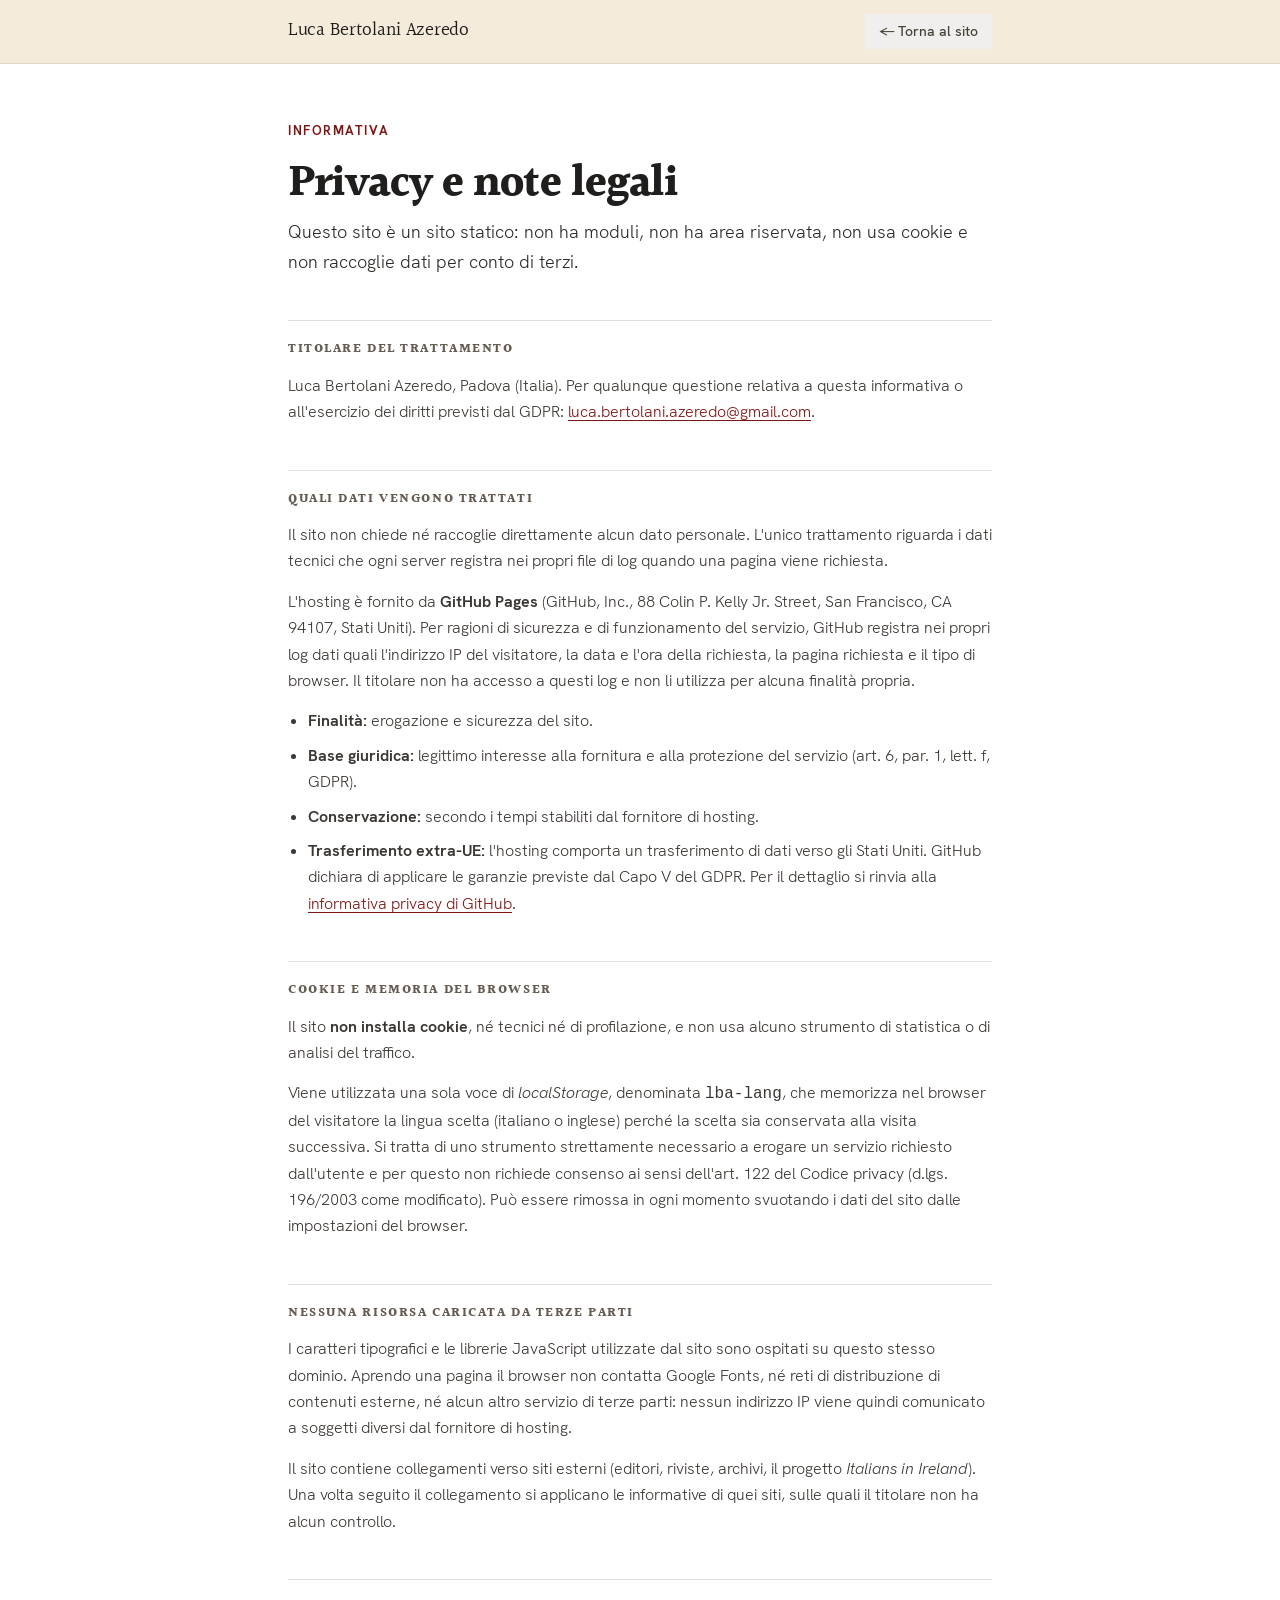
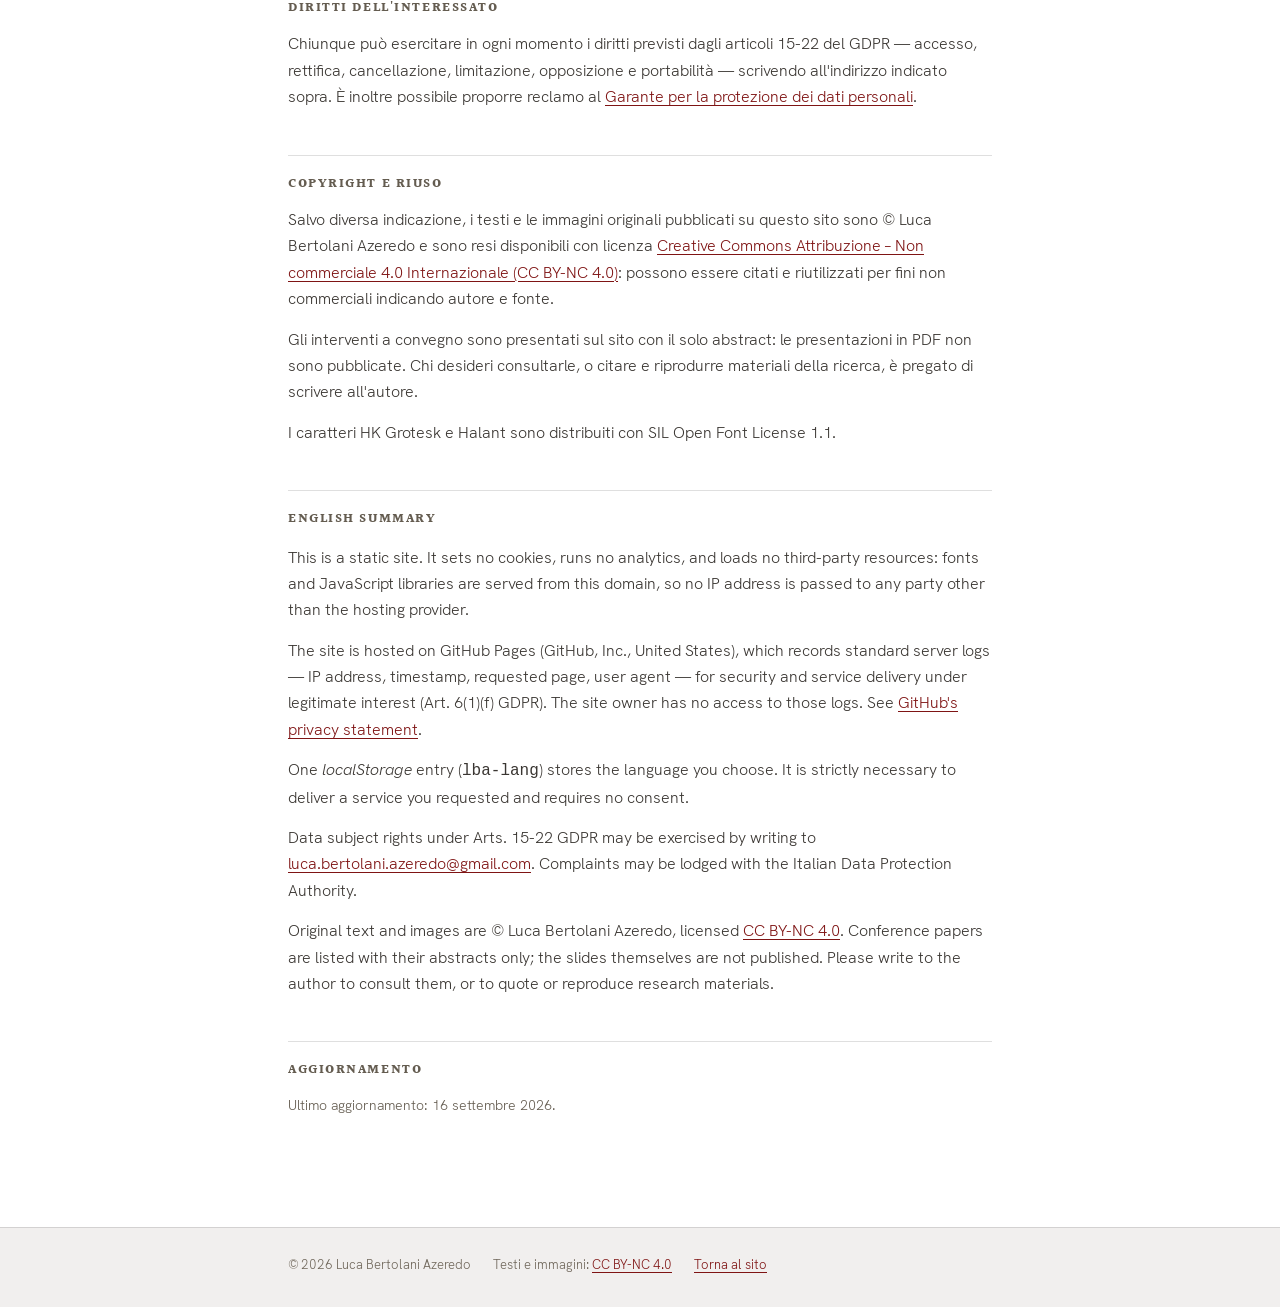
<file: privacy.html>
<!DOCTYPE html>
<html lang="it">
<head>
<meta charset="utf-8">
<meta name="viewport" content="width=device-width, initial-scale=1">
<title>Privacy e note legali — Luca Bertolani Azeredo</title>
<meta name="description" content="Informativa privacy, cookie e note su copyright e riuso dei contenuti del sito di Luca Bertolani Azeredo.">
<meta name="robots" content="index, follow">
<link rel="canonical" href="https://lucabertolaniazeredo.com/privacy.html">
<meta name="theme-color" content="#a31c1c">
<link rel="icon" href="favicon.svg?v=lba2" type="image/svg+xml">
<link rel="icon" href="favicon-32.png?v=lba2" sizes="32x32" type="image/png">
<link rel="apple-touch-icon" href="apple-touch-icon.png?v=lba2">
<link rel="stylesheet" href="fonts/fonts.css">
<style>
  :root { --cream:#ffffff; --ink:#201e1d; --body:#3a3632; --muted:#645c50; --rust:#a31c1c; --brown:#7f1414; --band:#f1efee; }
  * { box-sizing: border-box; }
  body { margin:0; background:var(--cream); color:var(--ink); font-family:'HK Grotesk',system-ui,sans-serif; font-size:16px; line-height:1.65; -webkit-font-smoothing:antialiased; }
  a { color:var(--brown); text-underline-offset:3px; text-decoration-thickness:1px; }
  a:hover { color:#b2622d; }
  :focus-visible { outline:2px solid var(--rust); outline-offset:3px; }
  header { border-bottom:1px solid rgba(32,30,29,.1); background:rgba(245,234,216,.92); }
  .wrap { max-width:760px; margin:0 auto; padding:0 28px; }
  header .wrap { padding-top:14px; padding-bottom:14px; display:flex; gap:20px; align-items:baseline; justify-content:space-between; flex-wrap:wrap; }
  .brand { font-family:'Halant',Georgia,serif; font-size:19px; color:var(--ink); text-decoration:none; letter-spacing:-.015em; }
  .back { font-size:14px; font-weight:600; text-decoration:none; padding:6px 14px; border-radius:0; background:var(--band); color:#474238; }
  main { padding:56px 0 96px; }
  h1 { font-family:'Halant',Georgia,serif; font-weight:700; font-size:clamp(30px,5vw,44px); line-height:1.08; letter-spacing:-.02em; margin:0 0 10px; }
  .kicker { font-size:13px; font-weight:700; letter-spacing:.12em; text-transform:uppercase; color:var(--brown); margin:0 0 18px; }
  h2 { font-family:'Halant',Georgia,serif; font-weight:700; font-size:13px; letter-spacing:.12em; text-transform:uppercase; color:var(--muted); margin:44px 0 12px; padding-top:18px; border-top:1px solid rgba(32,30,29,.14); }
  p, li { color:var(--body); }
  p { margin:0 0 14px; }
  ul { margin:0 0 14px; padding-left:20px; }
  li { margin-bottom:8px; }
  .lede { font-size:18px; color:#2c2926; }
  .meta { font-size:14px; color:var(--muted); }
  .en { margin-top:14px; }
  footer { border-top:1px solid rgba(32,30,29,.14); background:var(--band); }
  footer .wrap { padding-top:26px; padding-bottom:34px; font-size:13px; color:#6f665a; display:flex; flex-wrap:wrap; gap:8px 22px; }
</style>
</head>
<body>

<header>
  <div class="wrap">
    <a class="brand" href="index.html">Luca Bertolani Azeredo</a>
    <a class="back" href="index.html">← Torna al sito</a>
  </div>
</header>

<main>
  <div class="wrap">

    <p class="kicker">Informativa</p>
    <h1>Privacy e note legali</h1>
    <p class="lede">Questo sito è un sito statico: non ha moduli, non ha area riservata, non usa cookie e non raccoglie dati per conto di terzi.</p>

    <h2>Titolare del trattamento</h2>
    <p>Luca Bertolani Azeredo, Padova (Italia). Per qualunque questione relativa a questa informativa o all'esercizio dei diritti previsti dal GDPR: <a href="mailto:luca.bertolani.azeredo@gmail.com">luca.bertolani.azeredo@gmail.com</a>.</p>

    <h2>Quali dati vengono trattati</h2>
    <p>Il sito non chiede né raccoglie direttamente alcun dato personale. L'unico trattamento riguarda i dati tecnici che ogni server registra nei propri file di log quando una pagina viene richiesta.</p>
    <p>L'hosting è fornito da <strong>GitHub Pages</strong> (GitHub, Inc., 88 Colin P. Kelly Jr. Street, San Francisco, CA 94107, Stati Uniti). Per ragioni di sicurezza e di funzionamento del servizio, GitHub registra nei propri log dati quali l'indirizzo IP del visitatore, la data e l'ora della richiesta, la pagina richiesta e il tipo di browser. Il titolare non ha accesso a questi log e non li utilizza per alcuna finalità propria.</p>
    <ul>
      <li><strong>Finalità:</strong> erogazione e sicurezza del sito.</li>
      <li><strong>Base giuridica:</strong> legittimo interesse alla fornitura e alla protezione del servizio (art. 6, par. 1, lett. f, GDPR).</li>
      <li><strong>Conservazione:</strong> secondo i tempi stabiliti dal fornitore di hosting.</li>
      <li><strong>Trasferimento extra-UE:</strong> l'hosting comporta un trasferimento di dati verso gli Stati Uniti. GitHub dichiara di applicare le garanzie previste dal Capo V del GDPR. Per il dettaglio si rinvia alla <a href="https://docs.github.com/site-policy/privacy-policies/github-general-privacy-statement" target="_blank" rel="noopener">informativa privacy di GitHub</a>.</li>
    </ul>

    <h2>Cookie e memoria del browser</h2>
    <p>Il sito <strong>non installa cookie</strong>, né tecnici né di profilazione, e non usa alcuno strumento di statistica o di analisi del traffico.</p>
    <p>Viene utilizzata una sola voce di <em>localStorage</em>, denominata <code>lba-lang</code>, che memorizza nel browser del visitatore la lingua scelta (italiano o inglese) perché la scelta sia conservata alla visita successiva. Si tratta di uno strumento strettamente necessario a erogare un servizio richiesto dall'utente e per questo non richiede consenso ai sensi dell'art. 122 del Codice privacy (d.lgs. 196/2003 come modificato). Può essere rimossa in ogni momento svuotando i dati del sito dalle impostazioni del browser.</p>

    <h2>Nessuna risorsa caricata da terze parti</h2>
    <p>I caratteri tipografici e le librerie JavaScript utilizzate dal sito sono ospitati su questo stesso dominio. Aprendo una pagina il browser non contatta Google Fonts, né reti di distribuzione di contenuti esterne, né alcun altro servizio di terze parti: nessun indirizzo IP viene quindi comunicato a soggetti diversi dal fornitore di hosting.</p>
    <p>Il sito contiene collegamenti verso siti esterni (editori, riviste, archivi, il progetto <em>Italians in Ireland</em>). Una volta seguito il collegamento si applicano le informative di quei siti, sulle quali il titolare non ha alcun controllo.</p>

    <h2>Diritti dell'interessato</h2>
    <p>Chiunque può esercitare in ogni momento i diritti previsti dagli articoli 15-22 del GDPR — accesso, rettifica, cancellazione, limitazione, opposizione e portabilità — scrivendo all'indirizzo indicato sopra. È inoltre possibile proporre reclamo al <a href="https://www.garanteprivacy.it/" target="_blank" rel="noopener">Garante per la protezione dei dati personali</a>.</p>

    <h2>Copyright e riuso</h2>
    <p>Salvo diversa indicazione, i testi e le immagini originali pubblicati su questo sito sono © Luca Bertolani Azeredo e sono resi disponibili con licenza <a href="https://creativecommons.org/licenses/by-nc/4.0/deed.it" target="_blank" rel="noopener license">Creative Commons Attribuzione – Non commerciale 4.0 Internazionale (CC BY-NC 4.0)</a>: possono essere citati e riutilizzati per fini non commerciali indicando autore e fonte.</p>
    <p>Gli interventi a convegno sono presentati sul sito con il solo abstract: le presentazioni in PDF non sono pubblicate. Chi desideri consultarle, o citare e riprodurre materiali della ricerca, è pregato di scrivere all'autore.</p>
    <p>I caratteri HK Grotesk e Halant sono distribuiti con SIL Open Font License 1.1.</p>

    <h2 lang="en">English summary</h2>
    <div class="en" lang="en">
      <p>This is a static site. It sets no cookies, runs no analytics, and loads no third-party resources: fonts and JavaScript libraries are served from this domain, so no IP address is passed to any party other than the hosting provider.</p>
      <p>The site is hosted on GitHub Pages (GitHub, Inc., United States), which records standard server logs — IP address, timestamp, requested page, user agent — for security and service delivery under legitimate interest (Art. 6(1)(f) GDPR). The site owner has no access to those logs. See <a href="https://docs.github.com/site-policy/privacy-policies/github-general-privacy-statement" target="_blank" rel="noopener">GitHub's privacy statement</a>.</p>
      <p>One <em>localStorage</em> entry (<code>lba-lang</code>) stores the language you choose. It is strictly necessary to deliver a service you requested and requires no consent.</p>
      <p>Data subject rights under Arts. 15-22 GDPR may be exercised by writing to <a href="mailto:luca.bertolani.azeredo@gmail.com">luca.bertolani.azeredo@gmail.com</a>. Complaints may be lodged with the Italian Data Protection Authority.</p>
      <p>Original text and images are © Luca Bertolani Azeredo, licensed <a href="https://creativecommons.org/licenses/by-nc/4.0/deed.en" target="_blank" rel="noopener license">CC BY-NC 4.0</a>. Conference papers are listed with their abstracts only; the slides themselves are not published. Please write to the author to consult them, or to quote or reproduce research materials.</p>
    </div>

    <h2>Aggiornamento</h2>
    <p class="meta">Ultimo aggiornamento: 16 settembre 2026.</p>

  </div>
</main>

<footer>
  <div class="wrap">
    <span>© 2026 Luca Bertolani Azeredo</span>
    <span>Testi e immagini: <a href="https://creativecommons.org/licenses/by-nc/4.0/deed.it" target="_blank" rel="noopener license">CC BY-NC 4.0</a></span>
    <a href="index.html">Torna al sito</a>
  </div>
</footer>

</body>
</html>
</file>
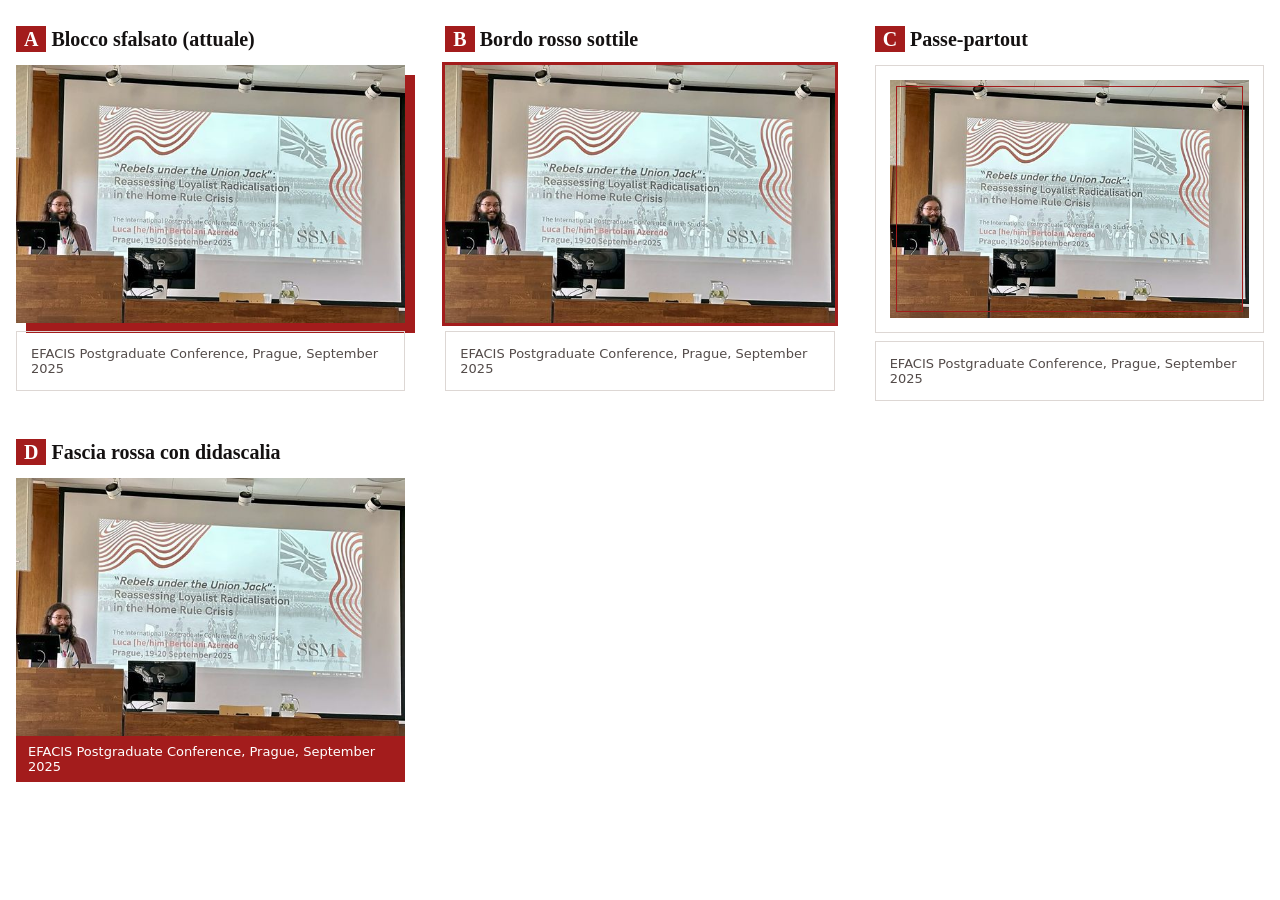
<file: Claude outputs/cornici.html>
<!doctype html><meta charset="utf-8"><title>Cornici foto</title>
<style>body{margin:0;padding:28px 16px;font-family:system-ui,sans-serif;background:#fff;color:#141111}
.g{display:grid;grid-template-columns:repeat(auto-fit,minmax(300px,1fr));gap:40px;max-width:1300px;margin:auto}
h2{font:700 20px Georgia,serif;margin:0 0 14px} h2 span{background:#a31c1c;color:#fff;padding:2px 8px}
img{width:100%;display:block} p.c{font-size:13px;color:#534b49;margin:8px 0 0}
.a img{box-shadow:10px 10px 0 #a31c1c}
.b img{outline:3px solid #a31c1c}
.c{border:1px solid #ddd7d4;padding:14px} .c .in{outline:1px solid #a31c1c;outline-offset:-7px}
.d .bar{background:#a31c1c;color:#fff;font-size:13px;padding:8px 12px}</style>
<div class="g">
<div class="a"><h2><span>A</span> Blocco sfalsato (attuale)</h2><img src="[data-uri]"><p class="c">EFACIS Postgraduate Conference, Prague, September 2025</p></div>
<div class="b"><h2><span>B</span> Bordo rosso sottile</h2><img src="[data-uri]"><p class="c">EFACIS Postgraduate Conference, Prague, September 2025</p></div>
<div><h2><span>C</span> Passe-partout</h2><div class="c"><div class="in"><img src="[data-uri]"></div></div><p class="c">EFACIS Postgraduate Conference, Prague, September 2025</p></div>
<div class="d"><h2><span>D</span> Fascia rossa con didascalia</h2><img src="[data-uri]"><div class="bar">EFACIS Postgraduate Conference, Prague, September 2025</div></div>
</div>
</file>
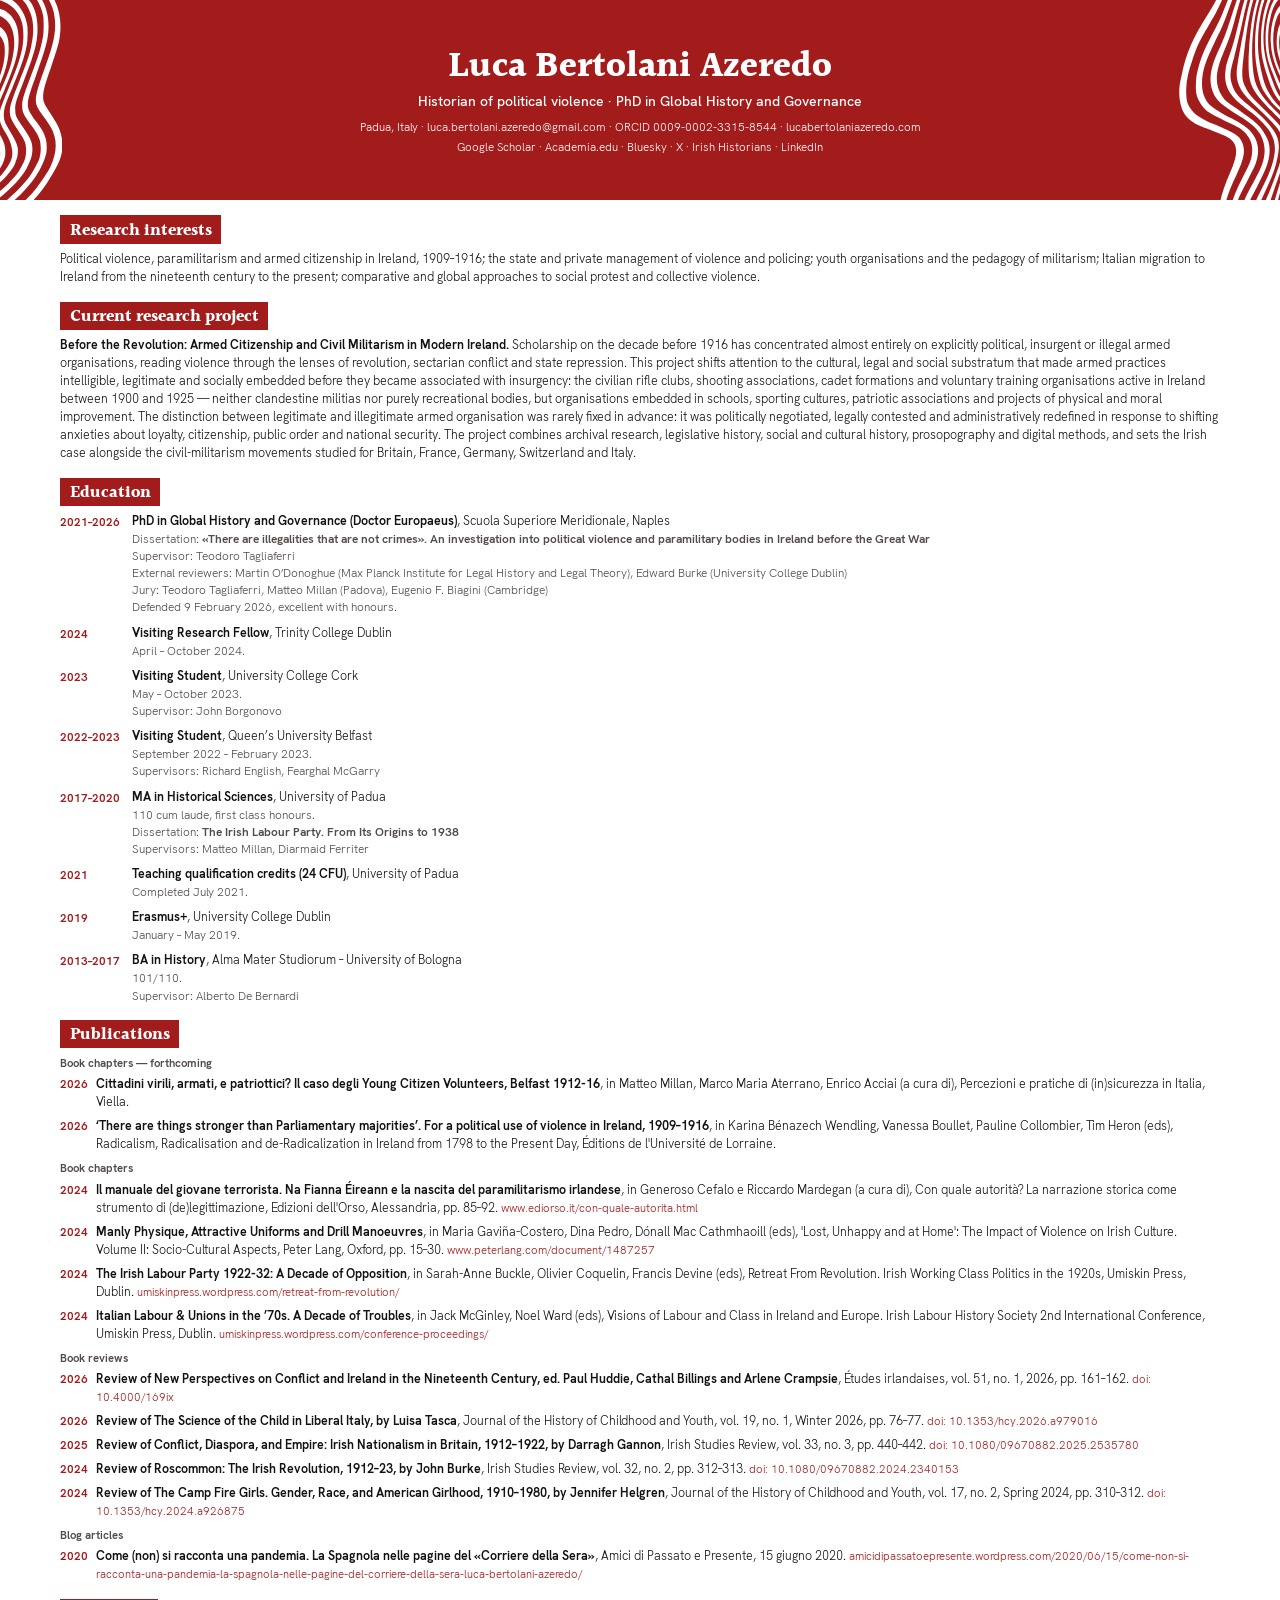
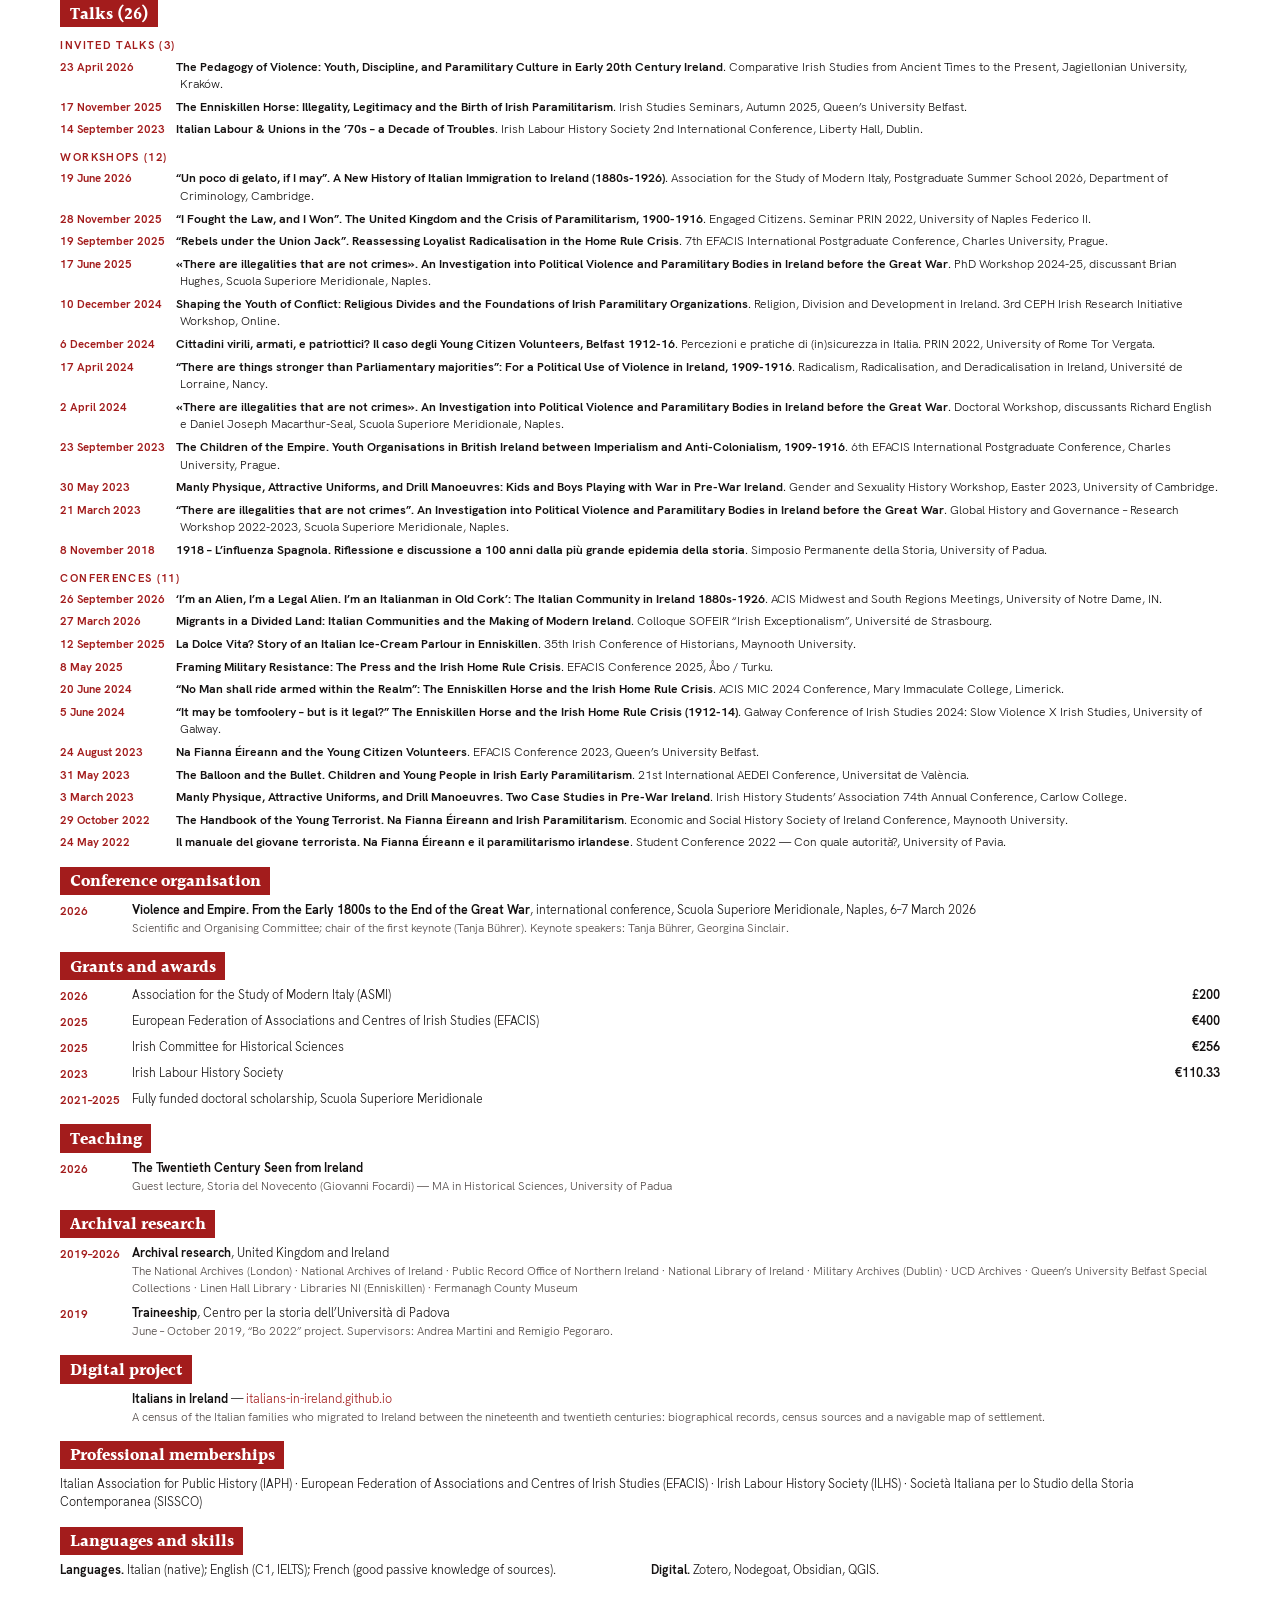
<file: tools/cv-source.html>
<!DOCTYPE html><html lang="en"><head><meta charset="utf-8">
<title>Luca Bertolani Azeredo — Curriculum Vitae</title>
<!-- SORGENTE DEL CV. Generato da site-data.js. Per aggiornarlo: modifica questo
     file, aprilo nel browser e stampa in PDF (Ctrl+P, "Salva come PDF", margini
     predefiniti, senza intestazioni), salvando in cv/luca-bertolani-azeredo-cv.pdf. -->
<link rel="stylesheet" href="../fonts/fonts.css">
<style>
@page { size: A4; margin: 15mm 0 14mm 0; }
@page :first { margin-top: 0; }
* { box-sizing:border-box; }
html, body { margin:0; }
body { padding:0 16mm; font-family:'HK Grotesk',system-ui,sans-serif; font-size:9.3pt; line-height:1.45; color:#141111; -webkit-print-color-adjust:exact; print-color-adjust:exact; }
a { color:#a31c1c; text-decoration:none; }
.band { position:relative; overflow:hidden; background:#a31c1c; color:#fff; margin:0 -16mm 4mm; padding:13mm 30mm 11mm; text-align:center; }
.band .wl { position:absolute; left:-34mm; top:50%; height:78mm; transform:translateY(-50%) scaleX(-1); }
.band .wr { position:absolute; right:-52mm; top:50%; width:92mm; transform:translateY(-50%) rotate(125deg); }
.band > *:not(img) { position:relative; }
.band a { color:#fff; }
.name { font-family:'Halant',Georgia,serif; font-weight:700; font-size:27pt; line-height:1.02; margin:0 0 5px; }
.role { font-size:10.5pt; font-weight:600; margin:0 0 8px; }
.contact { font-size:8.7pt; margin:0 0 3px; }
.contact span + span::before { content:" · "; opacity:.75; }
.rule { display:none; }
h2 { font-family:'Halant',Georgia,serif; font-size:12.5pt; font-weight:700; margin:15px 0 7px; break-after:avoid; }
h2 > .pl8 { display:inline; }
h2 { display:table; background:#a31c1c; color:#fff; padding:2.5pt 7pt 0.5pt; }
.entry { display:flex; gap:10px; margin-bottom:8px; break-inside:avoid; }
.per { flex:0 0 62px; font-size:8.6pt; font-weight:700; color:#a31c1c; padding-top:1px; }
.bod { flex:1; }
.ti { font-weight:700; }
.pl { color:#141111; }
.de { color:#534b49; font-size:8.9pt; display:block; }
ol.pubs { margin:0 0 2px; padding:0; list-style:none; }
ol.pubs li { margin:0 0 6px; padding-left:36px; text-indent:-36px; break-inside:avoid; }
.yr { display:inline-block; width:36px; text-indent:0; font-weight:700; color:#a31c1c; font-size:8.6pt; }
.t { font-weight:700; } .doi { color:#a31c1c; font-size:8.5pt; }
ul.talks { margin:0; padding:0; list-style:none; }
ul.talks li { margin:0 0 5px; padding-left:120px; text-indent:-120px; break-inside:avoid; font-size:9.1pt; }
.tdate { display:inline-block; width:116px; text-indent:0; font-weight:700; color:#a31c1c; font-size:8.5pt; white-space:nowrap; }
.amt { float:right; font-weight:700; color:#141111; }
.two { display:flex; gap:22px; } .two > div { flex:1; }
p.plain { margin:0 0 6px; color:#141111; }
.small { font-size:8.5pt; color:#534b49; }
h3, .sub3 { color:#534b49; }
footer { margin-top:16px; padding-top:7px; border-top:.6px solid #ddd7d4; font-size:7.8pt; color:#534b49; }
.tsub { font-size:8.4pt; font-weight:700; letter-spacing:.12em; text-transform:uppercase; color:#a31c1c; margin:10px 0 5px; break-after:avoid; }
</style></head><body>
<header class="band"><img class="wl" src="../img/brand/wave-corner-white.svg" alt=""><img class="wr" src="../img/brand/wave-sweep-white.svg" alt="">
<div class="name">Luca Bertolani Azeredo</div>
<p class="role">Historian of political violence · PhD in Global History and Governance</p>
<p class="contact"><span>Padua, Italy</span><span><a href="mailto:luca.bertolani.azeredo@gmail.com">luca.bertolani.azeredo@gmail.com</a></span><span>ORCID <a href="https://orcid.org/0009-0002-3315-8544">0009-0002-3315-8544</a></span><span><a href="https://lucabertolaniazeredo.com/">lucabertolaniazeredo.com</a></span></p>
<p class="contact"><span><a href="https://scholar.google.com/citations?user=1a4JbvwAAAAJ&amp;hl=en">Google Scholar</a></span><span><a href="https://unina-it.academia.edu/LucaBertolaniAzeredo">Academia.edu</a></span><span><a href="https://bsky.app/profile/luca1994.bsky.social">Bluesky</a></span><span><a href="https://x.com/luca_b_a">X</a></span><span><a href="https://irishhistorians.ie/members/lucaba/">Irish Historians</a></span><span><a href="https://www.linkedin.com/in/luca-bertolani-azeredo-phd-5b2255132/">LinkedIn</a></span></p>
</header>
<hr class="rule">
<h2>Research interests</h2>
<p class="plain">Political violence, paramilitarism and armed citizenship in Ireland, 1909–1916; the state and private management of violence and policing; youth organisations and the pedagogy of militarism; Italian migration to Ireland from the nineteenth century to the present; comparative and global approaches to social protest and collective violence.</p>
<h2>Current research project</h2>
<p class="plain"><strong>Before the Revolution: Armed Citizenship and Civil Militarism in Modern Ireland.</strong> Scholarship on the decade before 1916 has concentrated almost entirely on explicitly political, insurgent or illegal armed organisations, reading violence through the lenses of revolution, sectarian conflict and state repression. This project shifts attention to the cultural, legal and social substratum that made armed practices intelligible, legitimate and socially embedded before they became associated with insurgency: the civilian rifle clubs, shooting associations, cadet formations and voluntary training organisations active in Ireland between 1900 and 1925 — neither clandestine militias nor purely recreational bodies, but organisations embedded in schools, sporting cultures, patriotic associations and projects of physical and moral improvement. The distinction between legitimate and illegitimate armed organisation was rarely fixed in advance: it was politically negotiated, legally contested and administratively redefined in response to shifting anxieties about loyalty, citizenship, public order and national security. The project combines archival research, legislative history, social and cultural history, prosopography and digital methods, and sets the Irish case alongside the civil-militarism movements studied for Britain, France, Germany, Switzerland and Italy.</p>
<h2>Education</h2>
<div class="entry"><div class="per">2021–2026</div><div class="bod">
<span class="ti">PhD in Global History and Governance (Doctor Europaeus)</span>, <span class="pl">Scuola Superiore Meridionale, Naples</span>
<span class="de">Dissertation: <strong>«There are illegalities that are not crimes». An investigation into political violence and paramilitary bodies in Ireland before the Great War</strong></span>
<span class="de">Supervisor: Teodoro Tagliaferri</span>
<span class="de">External reviewers: Martin O’Donoghue (Max Planck Institute for Legal History and Legal Theory), Edward Burke (University College Dublin)</span>
<span class="de">Jury: Teodoro Tagliaferri, Matteo Millan (Padova), Eugenio F. Biagini (Cambridge)</span>
<span class="de">Defended 9 February 2026, excellent with honours.</span>
</div></div>
<div class="entry"><div class="per">2024</div><div class="bod">
<span class="ti">Visiting Research Fellow</span>, <span class="pl">Trinity College Dublin</span>
<span class="de">April – October 2024.</span>
</div></div>
<div class="entry"><div class="per">2023</div><div class="bod">
<span class="ti">Visiting Student</span>, <span class="pl">University College Cork</span>
<span class="de">May – October 2023.</span>
<span class="de">Supervisor: John Borgonovo</span>
</div></div>
<div class="entry"><div class="per">2022–2023</div><div class="bod">
<span class="ti">Visiting Student</span>, <span class="pl">Queen’s University Belfast</span>
<span class="de">September 2022 – February 2023.</span>
<span class="de">Supervisors: Richard English, Fearghal McGarry</span>
</div></div>
<div class="entry"><div class="per">2017–2020</div><div class="bod">
<span class="ti">MA in Historical Sciences</span>, <span class="pl">University of Padua</span>
<span class="de">110 cum laude, first class honours.</span>
<span class="de">Dissertation: <strong>The Irish Labour Party. From Its Origins to 1938</strong></span>
<span class="de">Supervisors: Matteo Millan, Diarmaid Ferriter</span>
</div></div>
<div class="entry"><div class="per">2021</div><div class="bod">
<span class="ti">Teaching qualification credits (24 CFU)</span>, <span class="pl">University of Padua</span>
<span class="de">Completed July 2021.</span>
</div></div>
<div class="entry"><div class="per">2019</div><div class="bod">
<span class="ti">Erasmus+</span>, <span class="pl">University College Dublin</span>
<span class="de">January – May 2019.</span>
</div></div>
<div class="entry"><div class="per">2013–2017</div><div class="bod">
<span class="ti">BA in History</span>, <span class="pl">Alma Mater Studiorum – University of Bologna</span>
<span class="de">101/110.</span>
<span class="de">Supervisor: Alberto De Bernardi</span>
</div></div>
<h2>Publications</h2>
<p class="small" style="margin:6px 0 5px"><strong>Book chapters — forthcoming</strong></p><ol class="pubs">
<li><span class="yr">2026</span><span class="t">Cittadini virili, armati, e patriottici? Il caso degli Young Citizen Volunteers, Belfast 1912-16</span>, in Matteo Millan, Marco Maria Aterrano, Enrico Acciai (a cura di), Percezioni e pratiche di (in)sicurezza in Italia, Viella.</li>
<li><span class="yr">2026</span><span class="t">‘There are things stronger than Parliamentary majorities’. For a political use of violence in Ireland, 1909–1916</span>, in Karina Bénazech Wendling, Vanessa Boullet, Pauline Collombier, Tim Heron (eds), Radicalism, Radicalisation and de-Radicalization in Ireland from 1798 to the Present Day, Éditions de l'Université de Lorraine.</li>
</ol>
<p class="small" style="margin:6px 0 5px"><strong>Book chapters</strong></p><ol class="pubs">
<li><span class="yr">2024</span><span class="t">Il manuale del giovane terrorista. Na Fianna Éireann e la nascita del paramilitarismo irlandese</span>, in Generoso Cefalo e Riccardo Mardegan (a cura di), Con quale autorità? La narrazione storica come strumento di (de)legittimazione, Edizioni dell'Orso, Alessandria, pp. 85–92. <span class="doi">www.ediorso.it/con-quale-autorita.html</span></li>
<li><span class="yr">2024</span><span class="t">Manly Physique, Attractive Uniforms and Drill Manoeuvres</span>, in Maria Gaviña-Costero, Dina Pedro, Dónall Mac Cathmhaoill (eds), 'Lost, Unhappy and at Home': The Impact of Violence on Irish Culture. Volume II: Socio-Cultural Aspects, Peter Lang, Oxford, pp. 15–30. <span class="doi">www.peterlang.com/document/1487257</span></li>
<li><span class="yr">2024</span><span class="t">The Irish Labour Party 1922-32: A Decade of Opposition</span>, in Sarah-Anne Buckle, Olivier Coquelin, Francis Devine (eds), Retreat From Revolution. Irish Working Class Politics in the 1920s, Umiskin Press, Dublin. <span class="doi">umiskinpress.wordpress.com/retreat-from-revolution/</span></li>
<li><span class="yr">2024</span><span class="t">Italian Labour &amp; Unions in the ’70s. A Decade of Troubles</span>, in Jack McGinley, Noel Ward (eds), Visions of Labour and Class in Ireland and Europe. Irish Labour History Society 2nd International Conference, Umiskin Press, Dublin. <span class="doi">umiskinpress.wordpress.com/conference-proceedings/</span></li>
</ol>
<p class="small" style="margin:6px 0 5px"><strong>Book reviews</strong></p><ol class="pubs">
<li><span class="yr">2026</span><span class="t">Review of New Perspectives on Conflict and Ireland in the Nineteenth Century, ed. Paul Huddie, Cathal Billings and Arlene Crampsie</span>, Études irlandaises, vol. 51, no. 1, 2026, pp. 161–162. <span class="doi">doi: 10.4000/169ix</span></li>
<li><span class="yr">2026</span><span class="t">Review of The Science of the Child in Liberal Italy, by Luisa Tasca</span>, Journal of the History of Childhood and Youth, vol. 19, no. 1, Winter 2026, pp. 76–77. <span class="doi">doi: 10.1353/hcy.2026.a979016</span></li>
<li><span class="yr">2025</span><span class="t">Review of Conflict, Diaspora, and Empire: Irish Nationalism in Britain, 1912–1922, by Darragh Gannon</span>, Irish Studies Review, vol. 33, no. 3, pp. 440–442. <span class="doi">doi: 10.1080/09670882.2025.2535780</span></li>
<li><span class="yr">2024</span><span class="t">Review of Roscommon: The Irish Revolution, 1912–23, by John Burke</span>, Irish Studies Review, vol. 32, no. 2, pp. 312–313. <span class="doi">doi: 10.1080/09670882.2024.2340153</span></li>
<li><span class="yr">2024</span><span class="t">Review of The Camp Fire Girls. Gender, Race, and American Girlhood, 1910–1980, by Jennifer Helgren</span>, Journal of the History of Childhood and Youth, vol. 17, no. 2, Spring 2024, pp. 310–312. <span class="doi">doi: 10.1353/hcy.2024.a926875</span></li>
</ol>
<p class="small" style="margin:6px 0 5px"><strong>Blog articles</strong></p><ol class="pubs">
<li><span class="yr">2020</span><span class="t">Come (non) si racconta una pandemia. La Spagnola nelle pagine del «Corriere della Sera»</span>, Amici di Passato e Presente, 15 giugno 2020. <span class="doi">amicidipassatoepresente.wordpress.com/2020/06/15/come-non-si-racconta-una-pandemia-la-spagnola-nelle-pagine-del-corriere-della-sera-luca-bertolani-azeredo/</span></li>
</ol>
<h2>Talks (26)</h2>
<h3 class="tsub">Invited talks (3)</h3><ul class="talks"><li><span class="tdate">23 April 2026</span><span class="ti">The Pedagogy of Violence: Youth, Discipline, and Paramilitary Culture in Early 20th Century Ireland</span>. Comparative Irish Studies from Ancient Times to the Present, Jagiellonian University, Kraków.</li><li><span class="tdate">17 November 2025</span><span class="ti">The Enniskillen Horse: Illegality, Legitimacy and the Birth of Irish Paramilitarism</span>. Irish Studies Seminars, Autumn 2025, Queen’s University Belfast.</li><li><span class="tdate">14 September 2023</span><span class="ti">Italian Labour &amp; Unions in the ’70s – a Decade of Troubles</span>. Irish Labour History Society 2nd International Conference, Liberty Hall, Dublin.</li></ul>
<h3 class="tsub">Workshops (12)</h3><ul class="talks"><li><span class="tdate">19 June 2026</span><span class="ti">“Un poco di gelato, if I may”. A New History of Italian Immigration to Ireland (1880s-1926)</span>. Association for the Study of Modern Italy, Postgraduate Summer School 2026, Department of Criminology, Cambridge.</li><li><span class="tdate">28 November 2025</span><span class="ti">“I Fought the Law, and I Won”. The United Kingdom and the Crisis of Paramilitarism, 1900-1916</span>. Engaged Citizens. Seminar PRIN 2022, University of Naples Federico II.</li><li><span class="tdate">19 September 2025</span><span class="ti">“Rebels under the Union Jack”. Reassessing Loyalist Radicalisation in the Home Rule Crisis</span>. 7th EFACIS International Postgraduate Conference, Charles University, Prague.</li><li><span class="tdate">17 June 2025</span><span class="ti">«There are illegalities that are not crimes». An Investigation into Political Violence and Paramilitary Bodies in Ireland before the Great War</span>. PhD Workshop 2024-25, discussant Brian Hughes, Scuola Superiore Meridionale, Naples.</li><li><span class="tdate">10 December 2024</span><span class="ti">Shaping the Youth of Conflict: Religious Divides and the Foundations of Irish Paramilitary Organizations</span>. Religion, Division and Development in Ireland. 3rd CEPH Irish Research Initiative Workshop, Online.</li><li><span class="tdate">6 December 2024</span><span class="ti">Cittadini virili, armati, e patriottici? Il caso degli Young Citizen Volunteers, Belfast 1912-16</span>. Percezioni e pratiche di (in)sicurezza in Italia. PRIN 2022, University of Rome Tor Vergata.</li><li><span class="tdate">17 April 2024</span><span class="ti">“There are things stronger than Parliamentary majorities”: For a Political Use of Violence in Ireland, 1909-1916</span>. Radicalism, Radicalisation, and Deradicalisation in Ireland, Université de Lorraine, Nancy.</li><li><span class="tdate">2 April 2024</span><span class="ti">«There are illegalities that are not crimes». An Investigation into Political Violence and Paramilitary Bodies in Ireland before the Great War</span>. Doctoral Workshop, discussants Richard English e Daniel Joseph Macarthur-Seal, Scuola Superiore Meridionale, Naples.</li><li><span class="tdate">23 September 2023</span><span class="ti">The Children of the Empire. Youth Organisations in British Ireland between Imperialism and Anti-Colonialism, 1909-1916</span>. 6th EFACIS International Postgraduate Conference, Charles University, Prague.</li><li><span class="tdate">30 May 2023</span><span class="ti">Manly Physique, Attractive Uniforms, and Drill Manoeuvres: Kids and Boys Playing with War in Pre-War Ireland</span>. Gender and Sexuality History Workshop, Easter 2023, University of Cambridge.</li><li><span class="tdate">21 March 2023</span><span class="ti">“There are illegalities that are not crimes”. An Investigation into Political Violence and Paramilitary Bodies in Ireland before the Great War</span>. Global History and Governance – Research Workshop 2022-2023, Scuola Superiore Meridionale, Naples.</li><li><span class="tdate">8 November 2018</span><span class="ti">1918 – L’influenza Spagnola. Riflessione e discussione a 100 anni dalla più grande epidemia della storia</span>. Simposio Permanente della Storia, University of Padua.</li></ul>
<h3 class="tsub">Conferences (11)</h3><ul class="talks"><li><span class="tdate">26 September 2026</span><span class="ti">‘I’m an Alien, I’m a Legal Alien. I’m an Italianman in Old Cork’: The Italian Community in Ireland 1880s-1926</span>. ACIS Midwest and South Regions Meetings, University of Notre Dame, IN.</li><li><span class="tdate">27 March 2026</span><span class="ti">Migrants in a Divided Land: Italian Communities and the Making of Modern Ireland</span>. Colloque SOFEIR “Irish Exceptionalism”, Université de Strasbourg.</li><li><span class="tdate">12 September 2025</span><span class="ti">La Dolce Vita? Story of an Italian Ice-Cream Parlour in Enniskillen</span>. 35th Irish Conference of Historians, Maynooth University.</li><li><span class="tdate">8 May 2025</span><span class="ti">Framing Military Resistance: The Press and the Irish Home Rule Crisis</span>. EFACIS Conference 2025, Åbo / Turku.</li><li><span class="tdate">20 June 2024</span><span class="ti">“No Man shall ride armed within the Realm”: The Enniskillen Horse and the Irish Home Rule Crisis</span>. ACIS MIC 2024 Conference, Mary Immaculate College, Limerick.</li><li><span class="tdate">5 June 2024</span><span class="ti">“It may be tomfoolery – but is it legal?” The Enniskillen Horse and the Irish Home Rule Crisis (1912-14)</span>. Galway Conference of Irish Studies 2024: Slow Violence X Irish Studies, University of Galway.</li><li><span class="tdate">24 August 2023</span><span class="ti">Na Fianna Éireann and the Young Citizen Volunteers</span>. EFACIS Conference 2023, Queen’s University Belfast.</li><li><span class="tdate">31 May 2023</span><span class="ti">The Balloon and the Bullet. Children and Young People in Irish Early Paramilitarism</span>. 21st International AEDEI Conference, Universitat de València.</li><li><span class="tdate">3 March 2023</span><span class="ti">Manly Physique, Attractive Uniforms, and Drill Manoeuvres. Two Case Studies in Pre-War Ireland</span>. Irish History Students’ Association 74th Annual Conference, Carlow College.</li><li><span class="tdate">29 October 2022</span><span class="ti">The Handbook of the Young Terrorist. Na Fianna Éireann and Irish Paramilitarism</span>. Economic and Social History Society of Ireland Conference, Maynooth University.</li><li><span class="tdate">24 May 2022</span><span class="ti">Il manuale del giovane terrorista. Na Fianna Éireann e il paramilitarismo irlandese</span>. Student Conference 2022 — Con quale autorità?, University of Pavia.</li></ul>
<h2>Conference organisation</h2>
<div class="entry"><div class="per">2026</div><div class="bod"><span class="ti">Violence and Empire. From the Early 1800s to the End of the Great War</span>, <span class="pl">international conference, Scuola Superiore Meridionale, Naples, 6–7 March 2026</span><span class="de">Scientific and Organising Committee; chair of the first keynote (Tanja Bührer). Keynote speakers: Tanja Bührer, Georgina Sinclair.</span></div></div>
<h2>Grants and awards</h2>
<div class="entry"><div class="per">2026</div><div class="bod">Association for the Study of Modern Italy (ASMI)<span class="amt">£200</span></div></div>
<div class="entry"><div class="per">2025</div><div class="bod">European Federation of Associations and Centres of Irish Studies (EFACIS)<span class="amt">€400</span></div></div>
<div class="entry"><div class="per">2025</div><div class="bod">Irish Committee for Historical Sciences<span class="amt">€256</span></div></div>
<div class="entry"><div class="per">2023</div><div class="bod">Irish Labour History Society<span class="amt">€110.33</span></div></div>
<div class="entry"><div class="per">2021–2025</div><div class="bod">Fully funded doctoral scholarship, Scuola Superiore Meridionale</div></div>
<h2>Teaching</h2>
<div class="entry"><div class="per">2026</div><div class="bod"><span class="ti">The Twentieth Century Seen from Ireland</span><span class="de">Guest lecture, Storia del Novecento (Giovanni Focardi) — MA in Historical Sciences, University of Padua</span></div></div>
<h2>Archival research</h2>
<div class="entry"><div class="per">2019–2026</div><div class="bod"><span class="ti">Archival research</span>, <span class="pl">United Kingdom and Ireland</span>
<span class="de">The National Archives (London) · National Archives of Ireland · Public Record Office of Northern Ireland · National Library of Ireland · Military Archives (Dublin) · UCD Archives · Queen’s University Belfast Special Collections · Linen Hall Library · Libraries NI (Enniskillen) · Fermanagh County Museum</span>
</div></div>
<div class="entry"><div class="per">2019</div><div class="bod"><span class="ti">Traineeship</span>, <span class="pl">Centro per la storia dell’Università di Padova</span>
<span class="de">June – October 2019, “Bo 2022” project. Supervisors: Andrea Martini and Remigio Pegoraro.</span>
</div></div>
<h2>Digital project</h2>
<div class="entry"><div class="per"></div><div class="bod"><span class="ti">Italians in Ireland</span> — <a href="https://italians-in-ireland.github.io/">italians-in-ireland.github.io</a><span class="de">A census of the Italian families who migrated to Ireland between the nineteenth and twentieth centuries: biographical records, census sources and a navigable map of settlement.</span></div></div>
<h2>Professional memberships</h2>
<p class="plain">Italian Association for Public History (IAPH) · European Federation of Associations and Centres of Irish Studies (EFACIS) · Irish Labour History Society (ILHS) · Società Italiana per lo Studio della Storia Contemporanea (SISSCO)</p>
<h2>Languages and skills</h2>
<div class="two"><div><p class="plain"><strong>Languages.</strong> Italian (native); English (C1, IELTS); French (good passive knowledge of sources).</p></div><div><p class="plain"><strong>Digital.</strong> Zotero, Nodegoat, Obsidian, QGIS.</p></div></div>
<footer>Luca Bertolani Azeredo — Curriculum Vitae · updated 16 September 2026 · lucabertolaniazeredo.com</footer></body></html>
</file>
<file: fonts/fonts.css>
/* LBA brand faces, self-hosted (no requests to third parties). */
@font-face { font-family:"HK Grotesk"; font-style:normal; font-weight:400; font-display:swap; src:url("hkgrotesk-regular.woff2") format("woff2"); }
@font-face { font-family:"HK Grotesk"; font-style:italic; font-weight:400; font-display:swap; src:url("hkgrotesk-italic.woff2") format("woff2"); }
@font-face { font-family:"HK Grotesk"; font-style:normal; font-weight:600; font-display:swap; src:url("hkgrotesk-semibold.woff2") format("woff2"); }
@font-face { font-family:"HK Grotesk"; font-style:normal; font-weight:700; font-display:swap; src:url("hkgrotesk-bold.woff2") format("woff2"); }
@font-face { font-family:"HK Grotesk"; font-style:italic; font-weight:700; font-display:swap; src:url("hkgrotesk-bolditalic.woff2") format("woff2"); }
@font-face { font-family:"Halant"; font-style:normal; font-weight:400; font-display:swap; src:url("halant-latin-400-normal.woff2") format("woff2"); unicode-range:U+0000-00FF,U+0131,U+0152-0153,U+02BB-02BC,U+02C6,U+02DA,U+02DC,U+0304,U+0308,U+0329,U+2000-206F,U+20AC,U+2122,U+2191,U+2193,U+2212,U+2215,U+FEFF,U+FFFD; }
@font-face { font-family:"Halant"; font-style:normal; font-weight:400; font-display:swap; src:url("halant-latin-ext-400-normal.woff2") format("woff2"); unicode-range:U+0100-02BA,U+02BD-02C5,U+02C7-02CC,U+02CE-02D7,U+02DD-02FF,U+0304,U+0308,U+0329,U+1D00-1DBF,U+1E00-1E9F,U+1EF2-1EFF,U+2020,U+20A0-20AB,U+20AD-20C0,U+2113,U+2C60-2C7F,U+A720-A7FF; }
@font-face { font-family:"Halant"; font-style:normal; font-weight:700; font-display:swap; src:url("halant-latin-700-normal.woff2") format("woff2"); unicode-range:U+0000-00FF,U+0131,U+0152-0153,U+02BB-02BC,U+02C6,U+02DA,U+02DC,U+0304,U+0308,U+0329,U+2000-206F,U+20AC,U+2122,U+2191,U+2193,U+2212,U+2215,U+FEFF,U+FFFD; }
@font-face { font-family:"Halant"; font-style:normal; font-weight:700; font-display:swap; src:url("halant-latin-ext-700-normal.woff2") format("woff2"); unicode-range:U+0100-02BA,U+02BD-02C5,U+02C7-02CC,U+02CE-02D7,U+02DD-02FF,U+0304,U+0308,U+0329,U+1D00-1DBF,U+1E00-1E9F,U+1EF2-1EFF,U+2020,U+20A0-20AB,U+20AD-20C0,U+2113,U+2C60-2C7F,U+A720-A7FF; }
</file>
